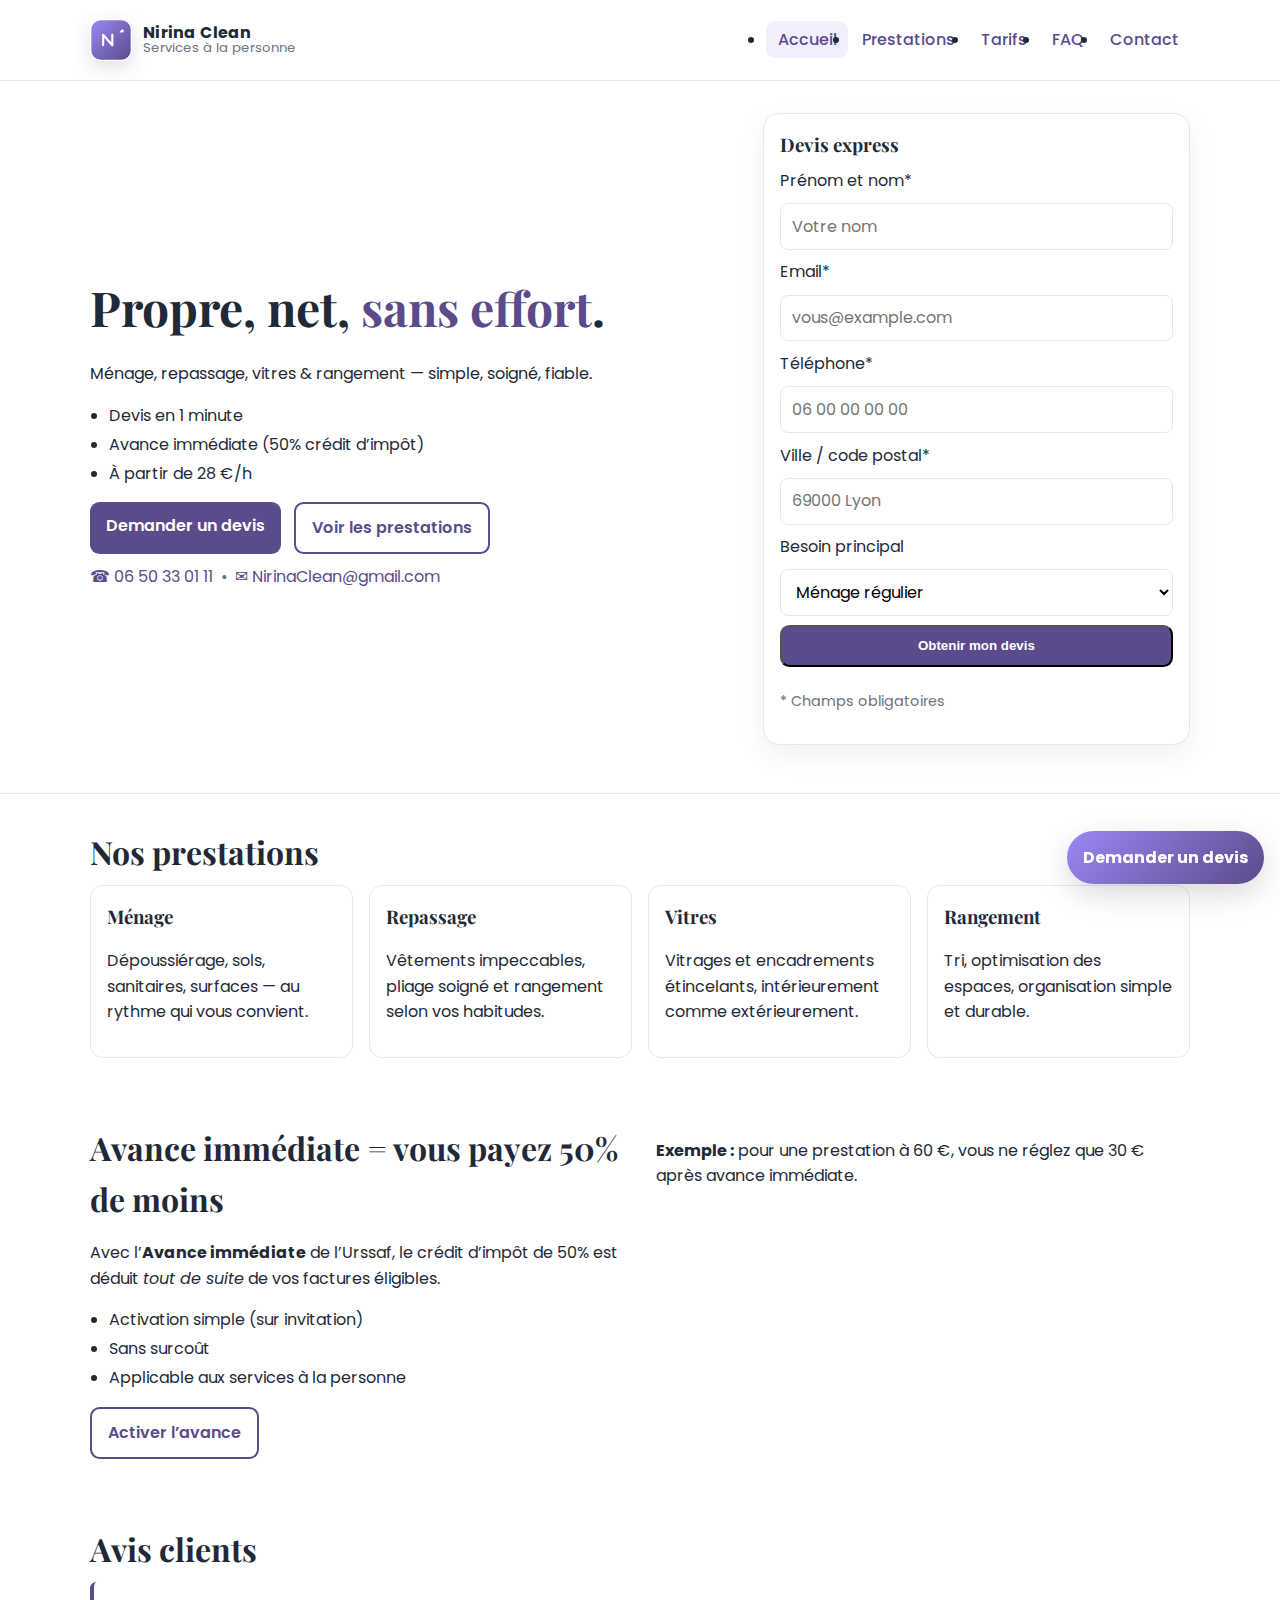
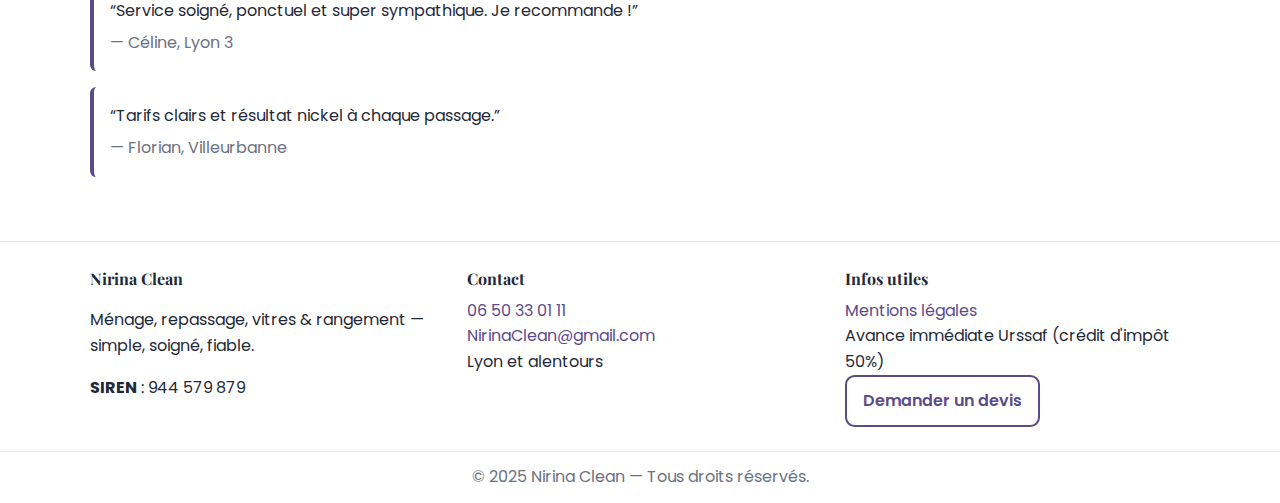
<file: index.html>
<!doctype html>
<html lang="fr">
<head>
  <meta charset="utf-8">
  <meta name="viewport" content="width=device-width, initial-scale=1">
  <title>Accueil • Nirina Clean</title>
  <meta name="description" content="Services de ménage à domicile, repassage, vitres et rangement à Lyon. Devis gratuit et sans engagement. Avance immédiate de crédit d’impôt.">
  <meta name="theme-color" content="#5B4B8A">
  <link rel="icon" href="assets/favicon.svg">
  <link rel="preconnect" href="https://fonts.gstatic.com" crossorigin>
  <link href="https://fonts.googleapis.com/css2?family=Poppins:wght@300;400;500;600&family=Playfair+Display:wght@600&display=swap" rel="stylesheet">
  <link rel="stylesheet" href="assets/styles.css">
</head>
<body>

<header class="site-header">
  <div class="container">
    <a class="brand" href="index.html" aria-label="Accueil Nirina Clean">
      <span class="logo-svg" aria-hidden="true">
        <svg viewBox="0 0 64 64" xmlns="http://www.w3.org/2000/svg">
          <defs>
            <linearGradient id="g" x1="0" y1="0" x2="1" y2="1">
              <stop offset="0" stop-color="#9B87F5"/>
              <stop offset="1" stop-color="#5B4B8A"/>
            </linearGradient>
          </defs>
          <rect x="2" y="2" width="60" height="60" rx="14" fill="url(#g)"/>
          <path d="M20 40 V24 L34 40 V24" stroke="white" stroke-width="3.2" fill="none" stroke-linecap="round" stroke-linejoin="round"/>
          <path d="M48 18 l3 0 m-1.5 -1.5 l0 3 M46.2 19.8 l2.1-2.1 M49.8 19.8 l-2.1-2.1" stroke="white" stroke-width="2" stroke-linecap="round"/>
        </svg>
      </span>
      <span class="brand-text">
        <span class="brand-top">Nirina Clean</span>
        <span class="brand-sub">Services à la personne</span>
      </span>
    </a>
    <button class="menu-toggle" aria-label="Ouvrir le menu" aria-expanded="false">Menu</button>
    <nav class="site-nav"><ul>
      <li><a class="active" href="index.html">Accueil</a></li><li><a href="services.html">Prestations</a></li><li><a href="tarifs.html">Tarifs</a></li><li><a href="faq.html">FAQ</a></li><li><a href="contact.html">Contact</a></li>
    </ul></nav>
  </div>
</header>

<section class="hero">
  <div class="container hero-inner">
    <div class="hero-copy">
      <h1>Propre, net, <em>sans effort</em>.</h1>
      <p>Ménage, repassage, vitres & rangement — simple, soigné, fiable.</p>
      <ul class="checks">
        <li>Devis en 1 minute</li>
        <li>Avance immédiate (50% crédit d’impôt)</li>
        <li>À partir de 28 €/h</li>
      </ul>
      <div class="cta-row">
        <a class="btn" href="contact.html#devis">Demander un devis</a>
        <a class="btn ghost" href="services.html">Voir les prestations</a>
      </div>
      <div class="contact-inline">
        <a href="tel:+33650330111">☎ 06 50 33 01 11</a>
        <span>•</span>
        <a href="mailto:NirinaClean@gmail.com">✉ NirinaClean@gmail.com</a>
      </div>
    </div>
    <div class="hero-card">
      <h3>Devis express</h3>
      <form action="https://formsubmit.co/NirinaClean@gmail.com" method="POST">
        <input type="hidden" name="_subject" value="Devis express - Nirina Clean">
        <input type="hidden" name="_template" value="table">
        <input type="hidden" name="_captcha" value="false">
        <label>Prénom et nom*</label>
        <input required name="Nom" placeholder="Votre nom">
        <label>Email*</label>
        <input required type="email" name="Email" placeholder="vous@example.com">
        <label>Téléphone*</label>
        <input required name="Téléphone" placeholder="06 00 00 00 00">
        <label>Ville / code postal*</label>
        <input required name="Ville" placeholder="69000 Lyon">
        <label>Besoin principal</label>
        <select name="Besoin">
          <option>Ménage régulier</option>
          <option>Ménage ponctuel</option>
          <option>Repassage</option>
          <option>Vitres</option>
          <option>Rangement</option>
        </select>
        <button class="btn fill" type="submit">Obtenir mon devis</button>
        <p class="form-note">* Champs obligatoires</p>
      </form>
    </div>
  </div>
</section>

<section class="section container">
  <h2>Nos prestations</h2>
  <div class="cards">
    <article class="card"><h3>Ménage</h3><p>Dépoussiérage, sols, sanitaires, surfaces — au rythme qui vous convient.</p></article>
    <article class="card"><h3>Repassage</h3><p>Vêtements impeccables, pliage soigné et rangement selon vos habitudes.</p></article>
    <article class="card"><h3>Vitres</h3><p>Vitrages et encadrements étincelants, intérieurement comme extérieurement.</p></article>
    <article class="card"><h3>Rangement</h3><p>Tri, optimisation des espaces, organisation simple et durable.</p></article>
  </div>
</section>

<section class="section">
  <div class="container grid-2">
    <div>
      <h2>Avance immédiate = vous payez 50% de moins</h2>
      <p>Avec l’<strong>Avance immédiate</strong> de l’Urssaf, le crédit d’impôt de 50% est déduit <em>tout de suite</em> de vos factures éligibles.</p>
      <ul class="checks">
        <li>Activation simple (sur invitation)</li>
        <li>Sans surcoût</li>
        <li>Applicable aux services à la personne</li>
      </ul>
      <a class="btn ghost" href="contact.html#devis">Activer l’avance</a>
    </div>
    <div class="note">
      <p><strong>Exemple :</strong> pour une prestation à 60 €, vous ne réglez que 30 € après avance immédiate.</p>
    </div>
  </div>
</section>

<section class="section container">
  <h2>Avis clients</h2>
  <div class="quotes">
    <blockquote>“Service soigné, ponctuel et super sympathique. Je recommande !”<cite>— Céline, Lyon 3</cite></blockquote>
    <blockquote>“Tarifs clairs et résultat nickel à chaque passage.”<cite>— Florian, Villeurbanne</cite></blockquote>
  </div>
</section>

<footer class="site-footer">
  <div class="container grid-3">
    <div>
      <h4>Nirina Clean</h4>
      <p>Ménage, repassage, vitres & rangement — simple, soigné, fiable.</p>
      <p><strong>SIREN</strong> : 944 579 879</p>
    </div>
    <div>
      <h4>Contact</h4>
      <ul class="unstyled">
        <li><a href="tel:+33650330111">06 50 33 01 11</a></li>
        <li><a href="mailto:NirinaClean@gmail.com">NirinaClean@gmail.com</a></li>
        <li>Lyon et alentours</li>
      </ul>
    </div>
    <div>
      <h4>Infos utiles</h4>
      <ul class="unstyled">
        <li><a href="mentions.html">Mentions légales</a></li>
        <li>Avance immédiate Urssaf (crédit d'impôt 50%)</li>
      </ul>
      <a class="btn ghost" href="contact.html#devis">Demander un devis</a>
    </div>
  </div>
  <p class="copyright">© 2025 Nirina Clean — Tous droits réservés.</p>
</footer>
<a class="floating-cta" href="contact.html#devis" aria-label="Demander un devis">Demander un devis</a>
<script src="assets/app.js"></script>
</body>
</html>
</file>
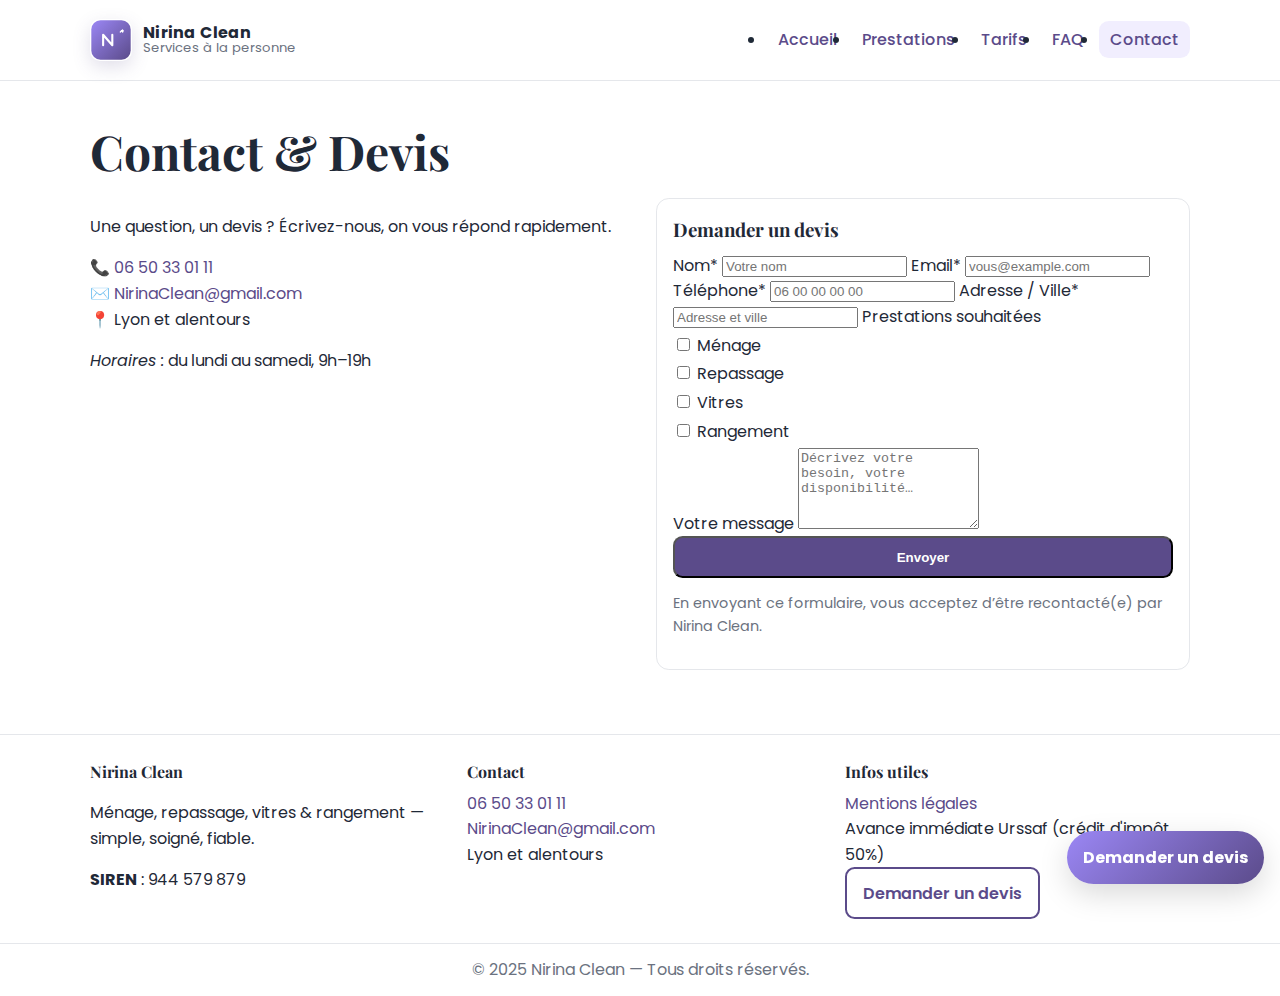
<file: contact.html>
<!doctype html>
<html lang="fr">
<head>
  <meta charset="utf-8">
  <meta name="viewport" content="width=device-width, initial-scale=1">
  <title>Contact & Devis • Nirina Clean</title>
  <meta name="description" content="Contactez Nirina Clean — Devis gratuit. Téléphone, email, formulaire en ligne.">
  <meta name="theme-color" content="#5B4B8A">
  <link rel="icon" href="assets/favicon.svg">
  <link rel="preconnect" href="https://fonts.gstatic.com" crossorigin>
  <link href="https://fonts.googleapis.com/css2?family=Poppins:wght@300;400;500;600&family=Playfair+Display:wght@600&display=swap" rel="stylesheet">
  <link rel="stylesheet" href="assets/styles.css">
</head>
<body>

<header class="site-header">
  <div class="container">
    <a class="brand" href="index.html" aria-label="Accueil Nirina Clean">
      <span class="logo-svg" aria-hidden="true">
        <svg viewBox="0 0 64 64" xmlns="http://www.w3.org/2000/svg">
          <defs>
            <linearGradient id="g" x1="0" y1="0" x2="1" y2="1">
              <stop offset="0" stop-color="#9B87F5"/>
              <stop offset="1" stop-color="#5B4B8A"/>
            </linearGradient>
          </defs>
          <rect x="2" y="2" width="60" height="60" rx="14" fill="url(#g)"/>
          <path d="M20 40 V24 L34 40 V24" stroke="white" stroke-width="3.2" fill="none" stroke-linecap="round" stroke-linejoin="round"/>
          <path d="M48 18 l3 0 m-1.5 -1.5 l0 3 M46.2 19.8 l2.1-2.1 M49.8 19.8 l-2.1-2.1" stroke="white" stroke-width="2" stroke-linecap="round"/>
        </svg>
      </span>
      <span class="brand-text">
        <span class="brand-top">Nirina Clean</span>
        <span class="brand-sub">Services à la personne</span>
      </span>
    </a>
    <button class="menu-toggle" aria-label="Ouvrir le menu" aria-expanded="false">Menu</button>
    <nav class="site-nav"><ul>
      <li><a href="index.html">Accueil</a></li><li><a href="services.html">Prestations</a></li><li><a href="tarifs.html">Tarifs</a></li><li><a href="faq.html">FAQ</a></li><li><a class="active" href="contact.html">Contact</a></li>
    </ul></nav>
  </div>
</header>

<section class="section container" id="devis">
  <h1>Contact & Devis</h1>
  <div class="grid-2">
    <div>
      <p>Une question, un devis ? Écrivez-nous, on vous répond rapidement.</p>
      <ul class="contact-list">
        <li>📞 <a href="tel:+33650330111">06 50 33 01 11</a></li>
        <li>✉️ <a href="mailto:NirinaClean@gmail.com">NirinaClean@gmail.com</a></li>
        <li>📍 Lyon et alentours</li>
      </ul>
      <p><em>Horaires :</em> du lundi au samedi, 9h–19h</p>
    </div>
    <div class="form-card">
      <h3>Demander un devis</h3>
      <form action="https://formsubmit.co/NirinaClean@gmail.com" method="POST">
        <input type="hidden" name="_subject" value="Demande de devis - Nirina Clean">
        <input type="hidden" name="_template" value="table">
        <input type="hidden" name="_captcha" value="false">
        <label>Nom*</label>
        <input required name="Nom" placeholder="Votre nom">
        <label>Email*</label>
        <input required type="email" name="Email" placeholder="vous@example.com">
        <label>Téléphone*</label>
        <input required name="Téléphone" placeholder="06 00 00 00 00">
        <label>Adresse / Ville*</label>
        <input required name="Adresse" placeholder="Adresse et ville">
        <label>Prestations souhaitées</label>
        <div class="checks-collumn">
          <label><input type="checkbox" name="Prestations" value="Ménage"> Ménage</label>
          <label><input type="checkbox" name="Prestations" value="Repassage"> Repassage</label>
          <label><input type="checkbox" name="Prestations" value="Vitres"> Vitres</label>
          <label><input type="checkbox" name="Prestations" value="Rangement"> Rangement</label>
        </div>
        <label>Votre message</label>
        <textarea name="Message" rows="5" placeholder="Décrivez votre besoin, votre disponibilité…"></textarea>
        <button class="btn fill" type="submit">Envoyer</button>
      </form>
      <p class="form-note">En envoyant ce formulaire, vous acceptez d’être recontacté(e) par Nirina Clean.</p>
    </div>
  </div>
</section>

<footer class="site-footer">
  <div class="container grid-3">
    <div>
      <h4>Nirina Clean</h4>
      <p>Ménage, repassage, vitres & rangement — simple, soigné, fiable.</p>
      <p><strong>SIREN</strong> : 944 579 879</p>
    </div>
    <div>
      <h4>Contact</h4>
      <ul class="unstyled">
        <li><a href="tel:+33650330111">06 50 33 01 11</a></li>
        <li><a href="mailto:NirinaClean@gmail.com">NirinaClean@gmail.com</a></li>
        <li>Lyon et alentours</li>
      </ul>
    </div>
    <div>
      <h4>Infos utiles</h4>
      <ul class="unstyled">
        <li><a href="mentions.html">Mentions légales</a></li>
        <li>Avance immédiate Urssaf (crédit d'impôt 50%)</li>
      </ul>
      <a class="btn ghost" href="contact.html#devis">Demander un devis</a>
    </div>
  </div>
  <p class="copyright">© 2025 Nirina Clean — Tous droits réservés.</p>
</footer>
<a class="floating-cta" href="contact.html#devis" aria-label="Demander un devis">Demander un devis</a>
<script src="assets/app.js"></script>
</body>
</html>
</file>
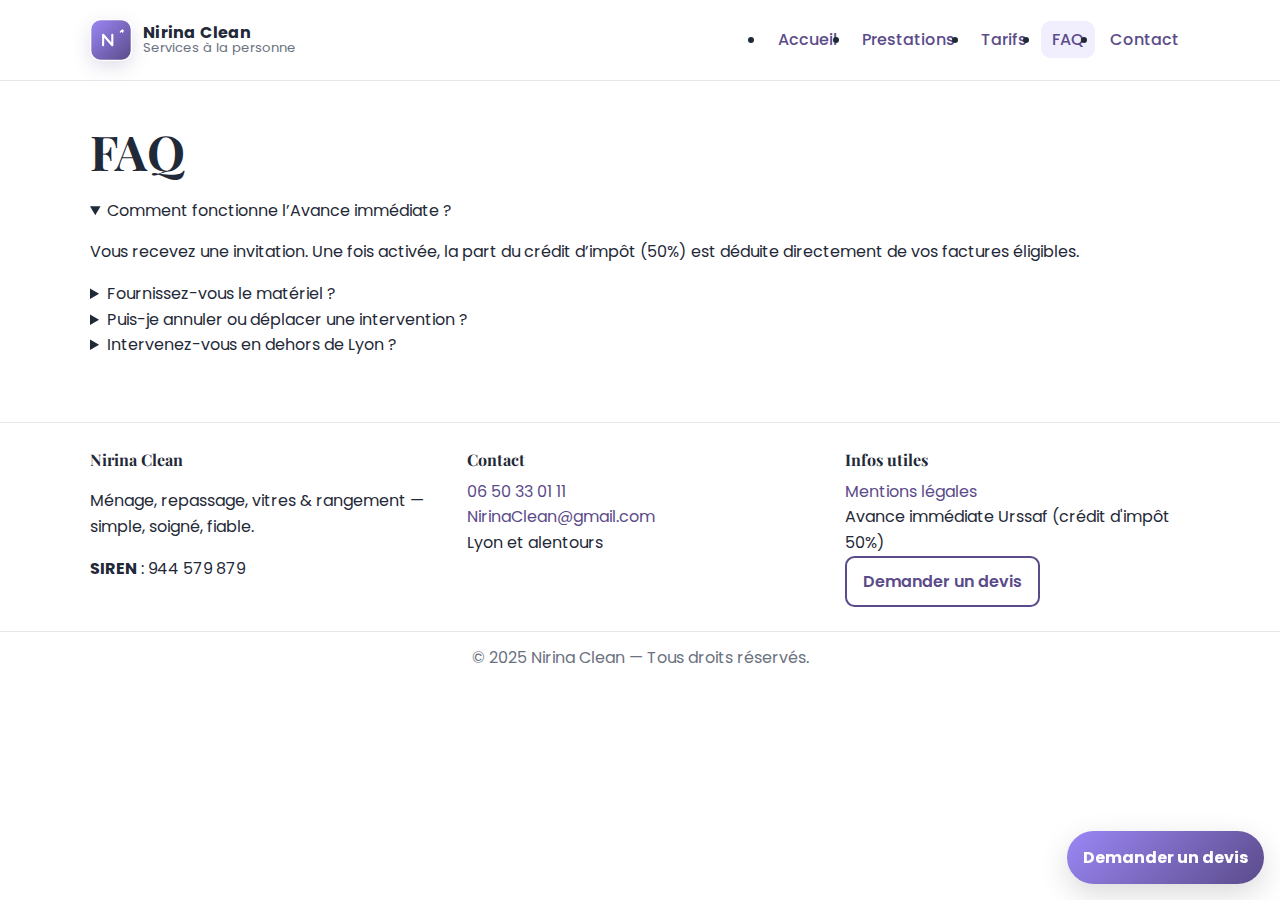
<file: faq.html>
<!doctype html>
<html lang="fr">
<head>
  <meta charset="utf-8">
  <meta name="viewport" content="width=device-width, initial-scale=1">
  <title>FAQ • Nirina Clean</title>
  <meta name="description" content="Questions fréquentes sur nos services de ménage, repassage, vitres et rangement, et l’Avance immédiate à Lyon.">
  <meta name="theme-color" content="#5B4B8A">
  <link rel="icon" href="assets/favicon.svg">
  <link rel="preconnect" href="https://fonts.gstatic.com" crossorigin>
  <link href="https://fonts.googleapis.com/css2?family=Poppins:wght@300;400;500;600&family=Playfair+Display:wght@600&display=swap" rel="stylesheet">
  <link rel="stylesheet" href="assets/styles.css">
</head>
<body>

<header class="site-header">
  <div class="container">
    <a class="brand" href="index.html" aria-label="Accueil Nirina Clean">
      <span class="logo-svg" aria-hidden="true">
        <svg viewBox="0 0 64 64" xmlns="http://www.w3.org/2000/svg">
          <defs>
            <linearGradient id="g" x1="0" y1="0" x2="1" y2="1">
              <stop offset="0" stop-color="#9B87F5"/>
              <stop offset="1" stop-color="#5B4B8A"/>
            </linearGradient>
          </defs>
          <rect x="2" y="2" width="60" height="60" rx="14" fill="url(#g)"/>
          <path d="M20 40 V24 L34 40 V24" stroke="white" stroke-width="3.2" fill="none" stroke-linecap="round" stroke-linejoin="round"/>
          <path d="M48 18 l3 0 m-1.5 -1.5 l0 3 M46.2 19.8 l2.1-2.1 M49.8 19.8 l-2.1-2.1" stroke="white" stroke-width="2" stroke-linecap="round"/>
        </svg>
      </span>
      <span class="brand-text">
        <span class="brand-top">Nirina Clean</span>
        <span class="brand-sub">Services à la personne</span>
      </span>
    </a>
    <button class="menu-toggle" aria-label="Ouvrir le menu" aria-expanded="false">Menu</button>
    <nav class="site-nav"><ul>
      <li><a href="index.html">Accueil</a></li><li><a href="services.html">Prestations</a></li><li><a href="tarifs.html">Tarifs</a></li><li><a class="active" href="faq.html">FAQ</a></li><li><a href="contact.html">Contact</a></li>
    </ul></nav>
  </div>
</header>

<section class="section container">
  <h1>FAQ</h1>
  <details open>
    <summary>Comment fonctionne l’Avance immédiate ?</summary>
    <p>Vous recevez une invitation. Une fois activée, la part du crédit d’impôt (50%) est déduite directement de vos factures éligibles.</p>
  </details>
  <details>
    <summary>Fournissez-vous le matériel ?</summary>
    <p>Nous utilisons de préférence votre matériel, mais nous pouvons vous conseiller une liste simple et efficace.</p>
  </details>
  <details>
    <summary>Puis-je annuler ou déplacer une intervention ?</summary>
    <p>Oui, prévenez-nous au moins 48 h à l’avance pour reprogrammer sans frais.</p>
  </details>
  <details>
    <summary>Intervenez-vous en dehors de Lyon ?</summary>
    <p>Oui, selon les zones limitrophes : demandez un devis pour vérifier la disponibilité.</p>
  </details>
</section>

<footer class="site-footer">
  <div class="container grid-3">
    <div>
      <h4>Nirina Clean</h4>
      <p>Ménage, repassage, vitres & rangement — simple, soigné, fiable.</p>
      <p><strong>SIREN</strong> : 944 579 879</p>
    </div>
    <div>
      <h4>Contact</h4>
      <ul class="unstyled">
        <li><a href="tel:+33650330111">06 50 33 01 11</a></li>
        <li><a href="mailto:NirinaClean@gmail.com">NirinaClean@gmail.com</a></li>
        <li>Lyon et alentours</li>
      </ul>
    </div>
    <div>
      <h4>Infos utiles</h4>
      <ul class="unstyled">
        <li><a href="mentions.html">Mentions légales</a></li>
        <li>Avance immédiate Urssaf (crédit d'impôt 50%)</li>
      </ul>
      <a class="btn ghost" href="contact.html#devis">Demander un devis</a>
    </div>
  </div>
  <p class="copyright">© 2025 Nirina Clean — Tous droits réservés.</p>
</footer>
<a class="floating-cta" href="contact.html#devis" aria-label="Demander un devis">Demander un devis</a>
<script src="assets/app.js"></script>
</body>
</html>
</file>
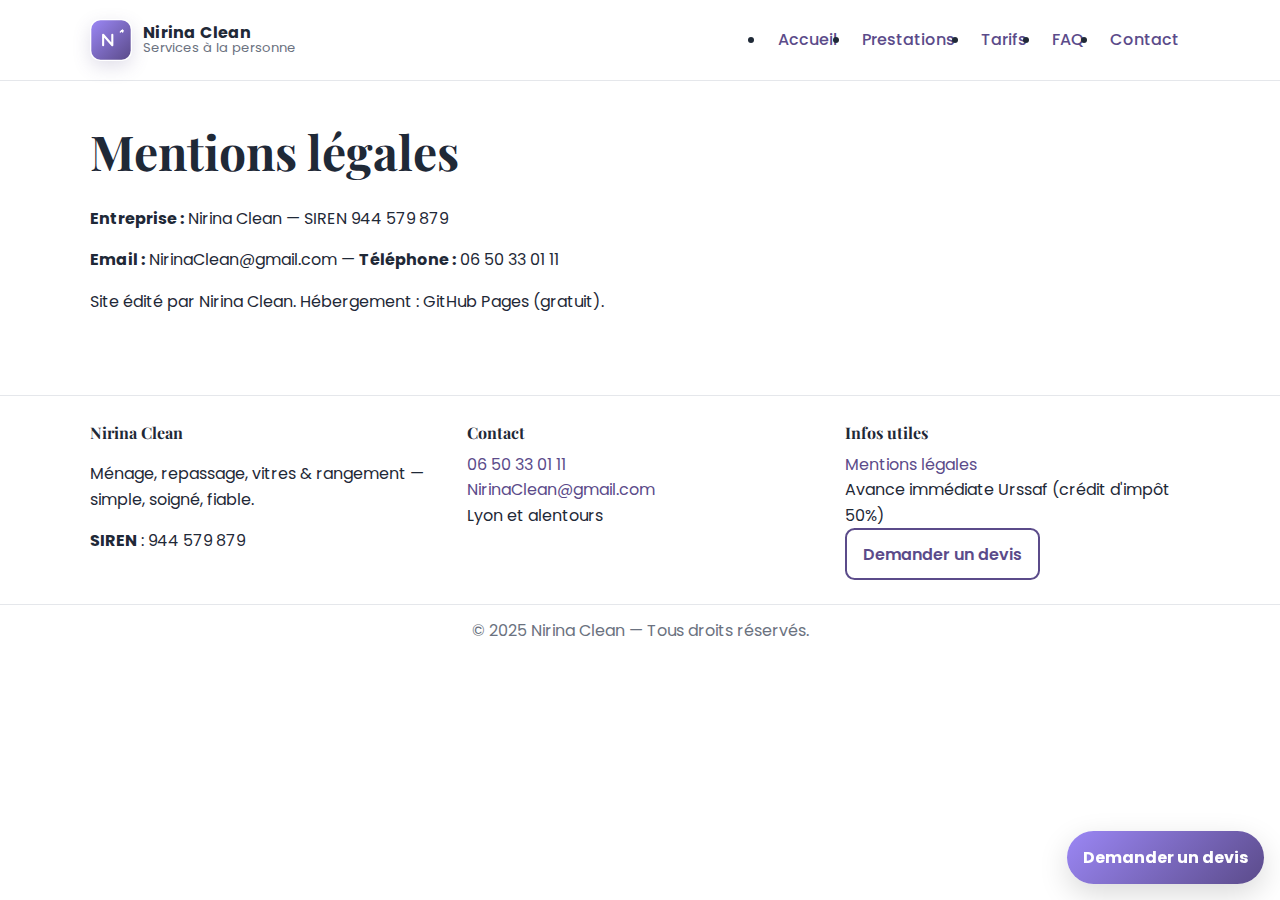
<file: mentions.html>
<!doctype html>
<html lang="fr">
<head>
  <meta charset="utf-8">
  <meta name="viewport" content="width=device-width, initial-scale=1">
  <title>Mentions légales • Nirina Clean</title>
  <meta name="description" content="Mentions légales de Nirina Clean.">
  <meta name="theme-color" content="#5B4B8A">
  <link rel="icon" href="assets/favicon.svg">
  <link rel="preconnect" href="https://fonts.gstatic.com" crossorigin>
  <link href="https://fonts.googleapis.com/css2?family=Poppins:wght@300;400;500;600&family=Playfair+Display:wght@600&display=swap" rel="stylesheet">
  <link rel="stylesheet" href="assets/styles.css">
</head>
<body>

<header class="site-header">
  <div class="container">
    <a class="brand" href="index.html" aria-label="Accueil Nirina Clean">
      <span class="logo-svg" aria-hidden="true">
        <svg viewBox="0 0 64 64" xmlns="http://www.w3.org/2000/svg">
          <defs>
            <linearGradient id="g" x1="0" y1="0" x2="1" y2="1">
              <stop offset="0" stop-color="#9B87F5"/>
              <stop offset="1" stop-color="#5B4B8A"/>
            </linearGradient>
          </defs>
          <rect x="2" y="2" width="60" height="60" rx="14" fill="url(#g)"/>
          <path d="M20 40 V24 L34 40 V24" stroke="white" stroke-width="3.2" fill="none" stroke-linecap="round" stroke-linejoin="round"/>
          <path d="M48 18 l3 0 m-1.5 -1.5 l0 3 M46.2 19.8 l2.1-2.1 M49.8 19.8 l-2.1-2.1" stroke="white" stroke-width="2" stroke-linecap="round"/>
        </svg>
      </span>
      <span class="brand-text">
        <span class="brand-top">Nirina Clean</span>
        <span class="brand-sub">Services à la personne</span>
      </span>
    </a>
    <button class="menu-toggle" aria-label="Ouvrir le menu" aria-expanded="false">Menu</button>
    <nav class="site-nav"><ul>
      <li><a href="index.html">Accueil</a></li><li><a href="services.html">Prestations</a></li><li><a href="tarifs.html">Tarifs</a></li><li><a href="faq.html">FAQ</a></li><li><a href="contact.html">Contact</a></li>
    </ul></nav>
  </div>
</header>

<section class="section container">
  <h1>Mentions légales</h1>
  <p><strong>Entreprise :</strong> Nirina Clean — SIREN 944 579 879</p>
  <p><strong>Email :</strong> NirinaClean@gmail.com — <strong>Téléphone :</strong> 06 50 33 01 11</p>
  <p>Site édité par Nirina Clean. Hébergement : GitHub Pages (gratuit).</p>
</section>

<footer class="site-footer">
  <div class="container grid-3">
    <div>
      <h4>Nirina Clean</h4>
      <p>Ménage, repassage, vitres & rangement — simple, soigné, fiable.</p>
      <p><strong>SIREN</strong> : 944 579 879</p>
    </div>
    <div>
      <h4>Contact</h4>
      <ul class="unstyled">
        <li><a href="tel:+33650330111">06 50 33 01 11</a></li>
        <li><a href="mailto:NirinaClean@gmail.com">NirinaClean@gmail.com</a></li>
        <li>Lyon et alentours</li>
      </ul>
    </div>
    <div>
      <h4>Infos utiles</h4>
      <ul class="unstyled">
        <li><a href="mentions.html">Mentions légales</a></li>
        <li>Avance immédiate Urssaf (crédit d'impôt 50%)</li>
      </ul>
      <a class="btn ghost" href="contact.html#devis">Demander un devis</a>
    </div>
  </div>
  <p class="copyright">© 2025 Nirina Clean — Tous droits réservés.</p>
</footer>
<a class="floating-cta" href="contact.html#devis" aria-label="Demander un devis">Demander un devis</a>
<script src="assets/app.js"></script>
</body>
</html>
</file>
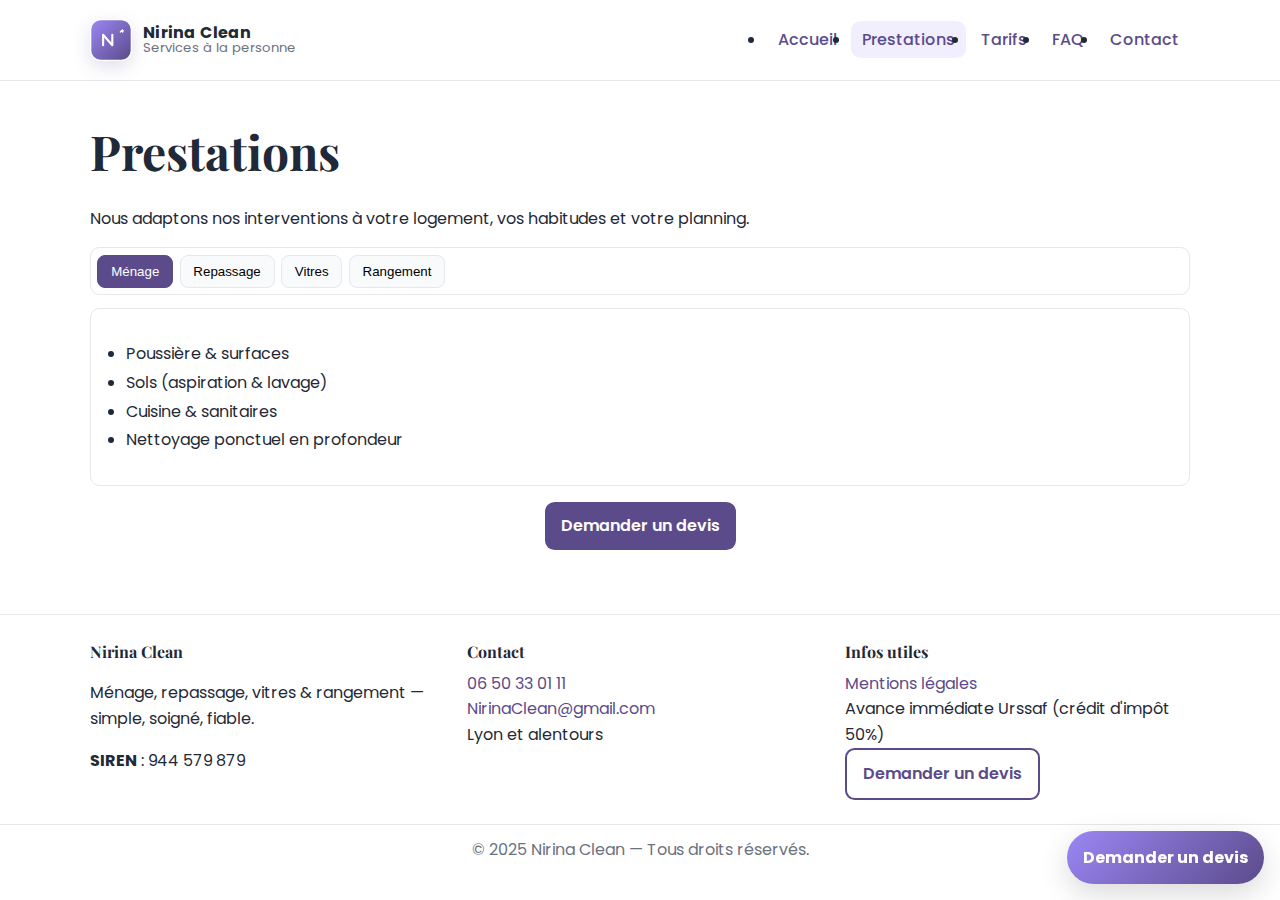
<file: services.html>
<!doctype html>
<html lang="fr">
<head>
  <meta charset="utf-8">
  <meta name="viewport" content="width=device-width, initial-scale=1">
  <title>Prestations • Nirina Clean</title>
  <meta name="description" content="Prestations Nirina Clean : ménage, repassage, vitres et rangement à Lyon et alentours.">
  <meta name="theme-color" content="#5B4B8A">
  <link rel="icon" href="assets/favicon.svg">
  <link rel="preconnect" href="https://fonts.gstatic.com" crossorigin>
  <link href="https://fonts.googleapis.com/css2?family=Poppins:wght@300;400;500;600&family=Playfair+Display:wght@600&display=swap" rel="stylesheet">
  <link rel="stylesheet" href="assets/styles.css">
</head>
<body>

<header class="site-header">
  <div class="container">
    <a class="brand" href="index.html" aria-label="Accueil Nirina Clean">
      <span class="logo-svg" aria-hidden="true">
        <svg viewBox="0 0 64 64" xmlns="http://www.w3.org/2000/svg">
          <defs>
            <linearGradient id="g" x1="0" y1="0" x2="1" y2="1">
              <stop offset="0" stop-color="#9B87F5"/>
              <stop offset="1" stop-color="#5B4B8A"/>
            </linearGradient>
          </defs>
          <rect x="2" y="2" width="60" height="60" rx="14" fill="url(#g)"/>
          <path d="M20 40 V24 L34 40 V24" stroke="white" stroke-width="3.2" fill="none" stroke-linecap="round" stroke-linejoin="round"/>
          <path d="M48 18 l3 0 m-1.5 -1.5 l0 3 M46.2 19.8 l2.1-2.1 M49.8 19.8 l-2.1-2.1" stroke="white" stroke-width="2" stroke-linecap="round"/>
        </svg>
      </span>
      <span class="brand-text">
        <span class="brand-top">Nirina Clean</span>
        <span class="brand-sub">Services à la personne</span>
      </span>
    </a>
    <button class="menu-toggle" aria-label="Ouvrir le menu" aria-expanded="false">Menu</button>
    <nav class="site-nav"><ul>
      <li><a href="index.html">Accueil</a></li><li><a class="active" href="services.html">Prestations</a></li><li><a href="tarifs.html">Tarifs</a></li><li><a href="faq.html">FAQ</a></li><li><a href="contact.html">Contact</a></li>
    </ul></nav>
  </div>
</header>

<section class="section container">
  <h1>Prestations</h1>
  <p>Nous adaptons nos interventions à votre logement, vos habitudes et votre planning.</p>

  <div class="tabs" data-tabs>
    <div class="tab-list" role="tablist" aria-label="Types de prestations">
      <button role="tab" aria-selected="true" aria-controls="tab-menage" id="t-menage">Ménage</button>
      <button role="tab" aria-selected="false" aria-controls="tab-repassage" id="t-repassage">Repassage</button>
      <button role="tab" aria-selected="false" aria-controls="tab-vitres" id="t-vitres">Vitres</button>
      <button role="tab" aria-selected="false" aria-controls="tab-rangement" id="t-rangement">Rangement</button>
    </div>

    <div class="tab-panels">
      <section id="tab-menage" role="tabpanel">
        <ul class="checks">
          <li>Poussière & surfaces</li>
          <li>Sols (aspiration & lavage)</li>
          <li>Cuisine & sanitaires</li>
          <li>Nettoyage ponctuel en profondeur</li>
        </ul>
      </section>
      <section id="tab-repassage" role="tabpanel" hidden>
        <ul class="checks">
          <li>Vêtements du quotidien</li>
          <li>Pièces délicates</li>
          <li>Pliage & rangement</li>
        </ul>
      </section>
      <section id="tab-vitres" role="tabpanel" hidden>
        <ul class="checks">
          <li>Intérieur / extérieur</li>
          <li>Encadrements</li>
          <li>Finitions sans traces</li>
        </ul>
      </section>
      <section id="tab-rangement" role="tabpanel" hidden>
        <ul class="checks">
          <li>Tri & désencombrement</li>
          <li>Organisation par zones</li>
          <li>Solutions simples à maintenir</li>
        </ul>
      </section>
    </div>
  </div>

  <div class="center">
    <a class="btn" href="contact.html#devis">Demander un devis</a>
  </div>
</section>

<footer class="site-footer">
  <div class="container grid-3">
    <div>
      <h4>Nirina Clean</h4>
      <p>Ménage, repassage, vitres & rangement — simple, soigné, fiable.</p>
      <p><strong>SIREN</strong> : 944 579 879</p>
    </div>
    <div>
      <h4>Contact</h4>
      <ul class="unstyled">
        <li><a href="tel:+33650330111">06 50 33 01 11</a></li>
        <li><a href="mailto:NirinaClean@gmail.com">NirinaClean@gmail.com</a></li>
        <li>Lyon et alentours</li>
      </ul>
    </div>
    <div>
      <h4>Infos utiles</h4>
      <ul class="unstyled">
        <li><a href="mentions.html">Mentions légales</a></li>
        <li>Avance immédiate Urssaf (crédit d'impôt 50%)</li>
      </ul>
      <a class="btn ghost" href="contact.html#devis">Demander un devis</a>
    </div>
  </div>
  <p class="copyright">© 2025 Nirina Clean — Tous droits réservés.</p>
</footer>
<a class="floating-cta" href="contact.html#devis" aria-label="Demander un devis">Demander un devis</a>
<script src="assets/app.js"></script>
</body>
</html>
</file>
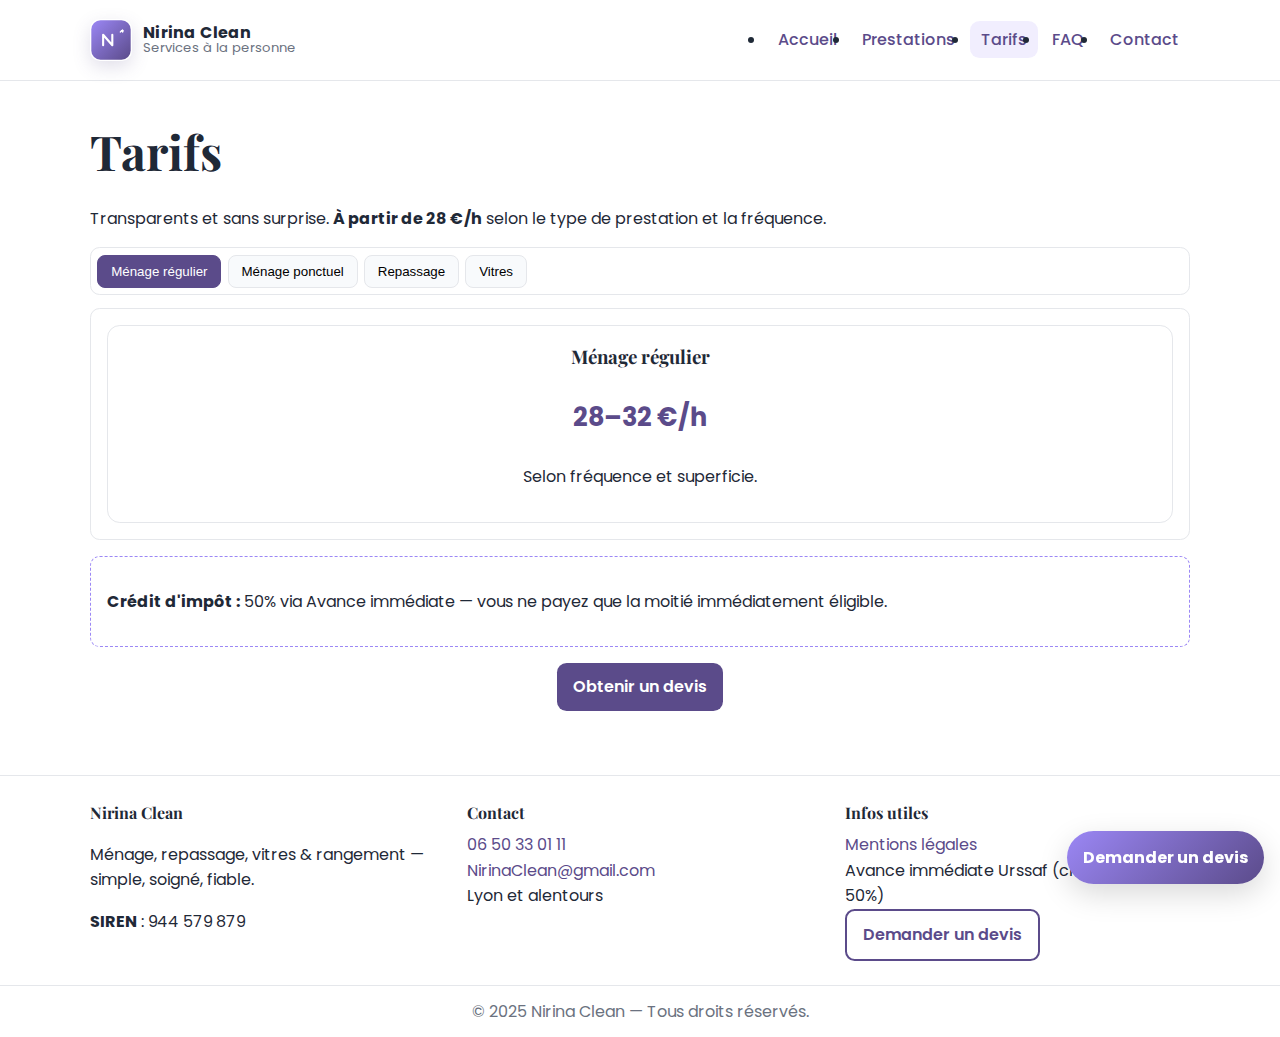
<file: tarifs.html>
<!doctype html>
<html lang="fr">
<head>
  <meta charset="utf-8">
  <meta name="viewport" content="width=device-width, initial-scale=1">
  <title>Tarifs • Nirina Clean</title>
  <meta name="description" content="Tarifs Nirina Clean : à partir de 28 €/h, devis gratuit, crédit d'impôt 50% via Avance immédiate.">
  <meta name="theme-color" content="#5B4B8A">
  <link rel="icon" href="assets/favicon.svg">
  <link rel="preconnect" href="https://fonts.gstatic.com" crossorigin>
  <link href="https://fonts.googleapis.com/css2?family=Poppins:wght@300;400;500;600&family=Playfair+Display:wght@600&display=swap" rel="stylesheet">
  <link rel="stylesheet" href="assets/styles.css">
</head>
<body>

<header class="site-header">
  <div class="container">
    <a class="brand" href="index.html" aria-label="Accueil Nirina Clean">
      <span class="logo-svg" aria-hidden="true">
        <svg viewBox="0 0 64 64" xmlns="http://www.w3.org/2000/svg">
          <defs>
            <linearGradient id="g" x1="0" y1="0" x2="1" y2="1">
              <stop offset="0" stop-color="#9B87F5"/>
              <stop offset="1" stop-color="#5B4B8A"/>
            </linearGradient>
          </defs>
          <rect x="2" y="2" width="60" height="60" rx="14" fill="url(#g)"/>
          <path d="M20 40 V24 L34 40 V24" stroke="white" stroke-width="3.2" fill="none" stroke-linecap="round" stroke-linejoin="round"/>
          <path d="M48 18 l3 0 m-1.5 -1.5 l0 3 M46.2 19.8 l2.1-2.1 M49.8 19.8 l-2.1-2.1" stroke="white" stroke-width="2" stroke-linecap="round"/>
        </svg>
      </span>
      <span class="brand-text">
        <span class="brand-top">Nirina Clean</span>
        <span class="brand-sub">Services à la personne</span>
      </span>
    </a>
    <button class="menu-toggle" aria-label="Ouvrir le menu" aria-expanded="false">Menu</button>
    <nav class="site-nav"><ul>
      <li><a href="index.html">Accueil</a></li><li><a href="services.html">Prestations</a></li><li><a class="active" href="tarifs.html">Tarifs</a></li><li><a href="faq.html">FAQ</a></li><li><a href="contact.html">Contact</a></li>
    </ul></nav>
  </div>
</header>

<section class="section container">
  <h1>Tarifs</h1>
  <p>Transparents et sans surprise. <strong>À partir de 28 €/h</strong> selon le type de prestation et la fréquence.</p>

  <div class="tabs" data-tabs>
    <div class="tab-list" role="tablist" aria-label="Grille tarifaire">
      <button role="tab" aria-selected="true" aria-controls="tab-regulier" id="t-regulier">Ménage régulier</button>
      <button role="tab" aria-selected="false" aria-controls="tab-ponctuel" id="t-ponctuel">Ménage ponctuel</button>
      <button role="tab" aria-selected="false" aria-controls="tab-repassage-t" id="t-repassage-t">Repassage</button>
      <button role="tab" aria-selected="false" aria-controls="tab-vitres-t" id="t-vitres-t">Vitres</button>
    </div>
    <div class="tab-panels">
      <section id="tab-regulier" role="tabpanel">
        <div class="price-card"><h3>Ménage régulier</h3><p class="price">28–32 €/h</p><p>Selon fréquence et superficie.</p></div>
      </section>
      <section id="tab-ponctuel" role="tabpanel" hidden>
        <div class="price-card"><h3>Ménage ponctuel</h3><p class="price">30–36 €/h</p><p>Grand nettoyage, état des lieux, etc.</p></div>
      </section>
      <section id="tab-repassage-t" role="tabpanel" hidden>
        <div class="price-card"><h3>Repassage</h3><p class="price">28–32 €/h</p><p>À domicile, pliage & rangement.</p></div>
      </section>
      <section id="tab-vitres-t" role="tabpanel" hidden>
        <div class="price-card"><h3>Vitres</h3><p>Sur devis</p><p>Selon accès et surface vitrée.</p></div>
      </section>
    </div>
  </div>

  <div class="notice">
    <p><strong>Crédit d'impôt :</strong> 50% via Avance immédiate — vous ne payez que la moitié immédiatement éligible.</p>
  </div>
  <div class="center"><a class="btn" href="contact.html#devis">Obtenir un devis</a></div>
</section>

<footer class="site-footer">
  <div class="container grid-3">
    <div>
      <h4>Nirina Clean</h4>
      <p>Ménage, repassage, vitres & rangement — simple, soigné, fiable.</p>
      <p><strong>SIREN</strong> : 944 579 879</p>
    </div>
    <div>
      <h4>Contact</h4>
      <ul class="unstyled">
        <li><a href="tel:+33650330111">06 50 33 01 11</a></li>
        <li><a href="mailto:NirinaClean@gmail.com">NirinaClean@gmail.com</a></li>
        <li>Lyon et alentours</li>
      </ul>
    </div>
    <div>
      <h4>Infos utiles</h4>
      <ul class="unstyled">
        <li><a href="mentions.html">Mentions légales</a></li>
        <li>Avance immédiate Urssaf (crédit d'impôt 50%)</li>
      </ul>
      <a class="btn ghost" href="contact.html#devis">Demander un devis</a>
    </div>
  </div>
  <p class="copyright">© 2025 Nirina Clean — Tous droits réservés.</p>
</footer>
<a class="floating-cta" href="contact.html#devis" aria-label="Demander un devis">Demander un devis</a>
<script src="assets/app.js"></script>
</body>
</html>
</file>
<file: assets/styles.css>
:root{
  --primary:#5B4B8A; /* indigo élégant */
  --accent:#9B87F5;  /* lavande douce */
  --dark:#1F2937;    /* gris ardoise */
  --light:#FFFFFF;   /* blanc */
  --muted:#FFFFFF;   /* fond blanc pur */
  --gray:#6B7280;    /* gris secondaire */
}

/* Base */
*{box-sizing:border-box}
html,body{margin:0;padding:0}
body{
  font-family:'Poppins',system-ui,-apple-system,Segoe UI,Roboto,Arial,sans-serif;
  color:var(--dark);
  background:var(--muted);
  line-height:1.6;
}
h1,h2,h3,h4{font-family:'Playfair Display',Georgia,serif;margin:0 0 .5rem;color:var(--dark)}
h1{font-size:clamp(2rem,4vw,3rem)}
h2{font-size:clamp(1.5rem,3vw,2rem)}
.container{width:min(1100px,92%);margin:0 auto}
.unstyled{list-style:none;padding:0;margin:0}
a{color:var(--primary);text-decoration:none}
a:hover{text-decoration:underline}

/* Header / nav */
.site-header{background:var(--light);position:sticky;top:0;z-index:10;border-bottom:1px solid #E5E7EB}
.site-header .container{display:flex;align-items:center;justify-content:space-between;padding:.7rem 0;gap:.8rem}
.brand{display:flex;align-items:center;gap:.7rem;color:var(--dark)}
.logo-svg{display:inline-grid;place-items:center;width:42px;height:42px;border-radius:10px;box-shadow:0 6px 18px rgba(91,75,138,.18);overflow:hidden}
.logo-svg svg{width:100%;height:100%;display:block}
.brand-text{display:flex;flex-direction:column;line-height:1.05}
.brand-top{font-weight:700;letter-spacing:.2px}
.brand-sub{font-size:.82rem;color:var(--gray)}
.site-nav ul{display:flex;gap:.2rem;align-items:center}
.site-nav a{padding:.45rem .7rem;border-radius:.6rem;font-weight:500}
.site-nav a.active,.site-nav a:hover{background:rgba(155,135,245,.14);text-decoration:none}
.menu-toggle{display:none;border:1px solid #E5E7EB;background:white;padding:.4rem .6rem;border-radius:.4rem}

/* Hero & sections */
.hero{background:var(--light);padding:2rem 0 3rem;border-bottom:1px solid #E5E7EB}
.hero-inner{display:grid;gap:2rem;grid-template-columns:1.2fr .8fr;align-items:center}
.hero-copy em{color:var(--primary);font-style:normal}
.checks{padding-left:1.2rem}
.checks li{margin:.2rem 0}

.cta-row{display:flex;gap:.8rem;margin-top:.8rem}
.btn{display:inline-block;padding:.7rem 1rem;border-radius:.6rem;background:var(--primary);color:#fff;font-weight:600}
.btn:hover{opacity:.92;text-decoration:none}
.btn.ghost{background:transparent;color:var(--primary);border:2px solid var(--primary)}
.btn.fill{width:100%}
.center{text-align:center;margin-top:1rem}
.contact-inline{display:flex;gap:.5rem;align-items:center;margin-top:.6rem;color:var(--gray)}

.hero-card{background:#fff;border:1px solid #E5E7EB;border-radius:1rem;padding:1rem;box-shadow:0 10px 30px rgba(0,0,0,.06)}
.hero-card form{display:grid;gap:.6rem}
.hero-card input,.hero-card select,.hero-card textarea{padding:.6rem .7rem;border:1px solid #E5E7EB;border-radius:.5rem;font:inherit;background:#fff}
.form-note{color:var(--gray);font-size:.9rem}

.section{padding:2rem 0}
.grid-2{display:grid;gap:2rem;grid-template-columns:1fr 1fr}
.grid-3{display:grid;gap:2rem;grid-template-columns:repeat(3,1fr)}
.cards{display:grid;gap:1rem;grid-template-columns:repeat(4,1fr)}
.card{background:#fff;border:1px solid #E5E7EB;border-radius:.8rem;padding:1rem}

.quotes{display:grid;gap:1rem}
.quotes blockquote{margin:0;padding:1rem;background:#fff;border-left:4px solid var(--primary);border-radius:.4rem}
.quotes cite{display:block;color:var(--gray);margin-top:.4rem;font-style:normal}

/* Tabs */
.tabs{margin-top:1rem}
.tab-list{display:flex;gap:.4rem;flex-wrap:wrap;background:#fff;border:1px solid #E5E7EB;padding:.4rem;border-radius:.6rem}
.tab-list [role=tab]{border:1px solid #E5E7EB;background:#F8FAFC;padding:.5rem .8rem;border-radius:.5rem;cursor:pointer}
.tab-list [role=tab][aria-selected=true]{background:var(--primary);color:#fff;border-color:var(--primary)}
.tab-panels{margin-top:.8rem;background:#fff;border:1px solid #E5E7EB;border-radius:.6rem;padding:1rem}

/* Prices */
.price-card{background:#fff;border:1px solid #E5E7EB;border-radius:.8rem;padding:1rem;text-align:center}
.price-card .price{font-size:1.6rem;font-weight:700;color:var(--primary)}
.notice{margin-top:1rem;padding:1rem;background:#fff;border:1px dashed var(--accent);border-radius:.6rem}

/* Forms */
.form-card{background:#fff;border:1px solid #E5E7EB;border-radius:.8rem;padding:1rem}
.contact-list{list-style:none;padding:0}
.checks-collumn label{display:block;margin:.2rem 0}

/* Footer */
.site-footer{background:#fff;border-top:1px solid #E5E7EB;margin-top:2rem}
.site-footer .container{padding:1.5rem 0}
.site-footer h4{margin-bottom:.4rem}
.copyright{text-align:center;color:var(--gray);padding:.8rem 0;border-top:1px solid #E5E7EB;margin:0}

/* Floating CTA like Shiva */
.floating-cta{
  position:fixed; right:16px; bottom:16px;
  background:linear-gradient(135deg,var(--accent),var(--primary));
  color:#fff; padding:.85rem 1rem; border-radius:999px;
  box-shadow:0 10px 30px rgba(0,0,0,.15);
  font-weight:700; text-decoration:none;
  z-index:50;
}
.floating-cta:hover{opacity:.95}

/* Mobile */
@media (max-width:900px){
  .hero-inner{grid-template-columns:1fr}
  .cards{grid-template-columns:repeat(2,1fr)}
  .grid-2{grid-template-columns:1fr}
  .grid-3{grid-template-columns:1fr}
  .menu-toggle{display:block}
  .site-nav{display:none;position:absolute;top:60px;right:0;background:#fff;border:1px solid #E5E7EB;border-radius:.6rem;padding:.6rem}
  .site-nav.open{display:block}
  .site-nav ul{flex-direction:column;gap:.4rem}
}
</file>
